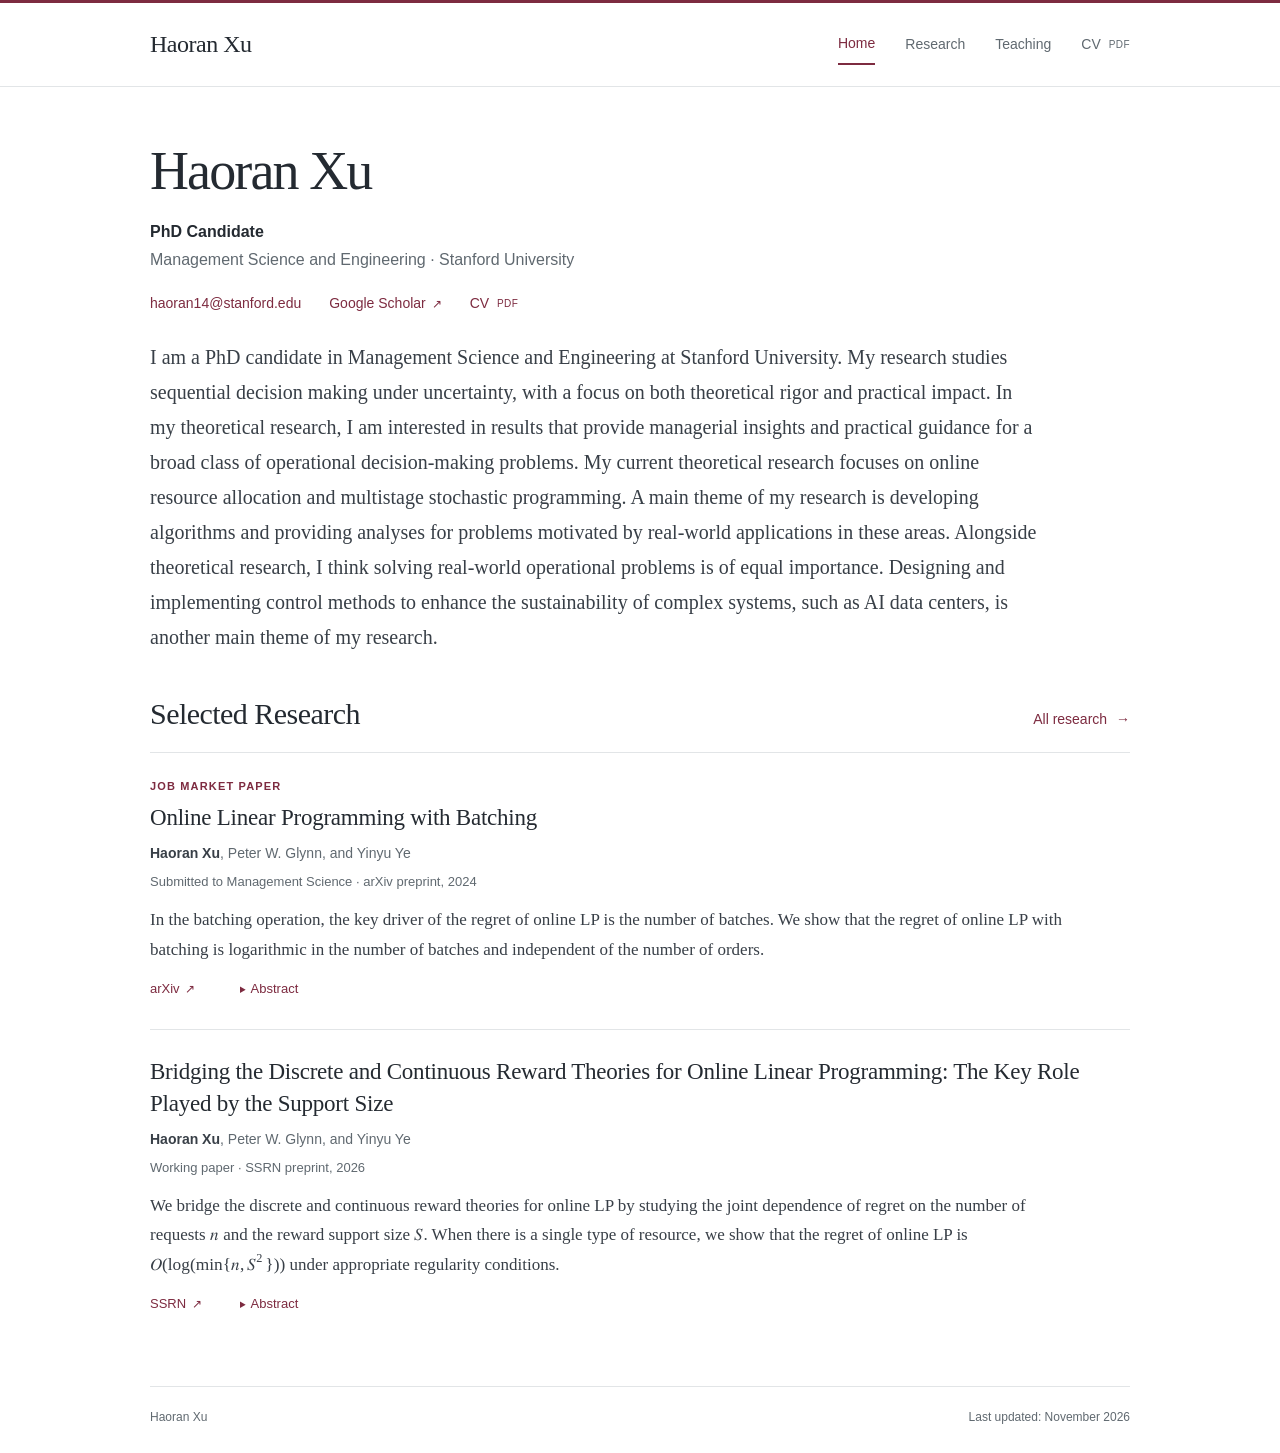
<file: index.html>
<!doctype html>
<html lang="en">
<head>
  <meta charset="utf-8">
  <meta name="viewport" content="width=device-width, initial-scale=1">
  <meta name="description" content="I am a PhD candidate in Management Science and Engineering at Stanford University. My research studies sequential decision making under uncertainty, with a focus on both theoretical rigor and practical impact.">
  <meta name="author" content="Haoran Xu">
  <meta name="theme-color" content="#7d2b40">
  <meta name="color-scheme" content="light">
  <meta property="og:type" content="website">
  <meta property="og:title" content="Haoran Xu | Stanford University">
  <meta property="og:description" content="I am a PhD candidate in Management Science and Engineering at Stanford University. My research studies sequential decision making under uncertainty, with a focus on both theoretical rigor and practical impact.">
  <title>Haoran Xu | Stanford University</title>
  <link rel="icon" href="assets/favicon.svg" type="image/svg+xml">
  <link rel="stylesheet" href="style.css">
</head>
<body class="home-page">
  <a class="skip-link" href="#main">Skip to content</a>
  <header class="site-header">
    <div class="header-inner">
      <a class="site-name" href="index.html">Haoran Xu</a>
      <nav class="site-nav" aria-label="Main navigation">
        <a href="index.html" aria-current="page">Home</a>
        <a href="research.html">Research</a>
        <a href="teaching.html">Teaching</a>
        <a href="files/Haoran_Xu_CV.pdf" target="_blank" rel="noopener" aria-label="CV PDF, opens in a new tab">CV <span class="pdf-tag">PDF</span></a>
      </nav>
    </div>
  </header>
  <main id="main" class="site-main" tabindex="-1">
    <section class="hero" aria-labelledby="home-title">
      <div class="hero-copy">
        <h1 id="home-title">Haoran Xu</h1>
        <p class="affiliation"><span class="position">PhD Candidate</span><br>
          Management Science and Engineering · Stanford University</p>
        <div class="contact-links" aria-label="Contact and profile links">
          <a href="mailto:haoran14@stanford.edu">haoran14@stanford.edu</a>
          <a href="https://scholar.google.com/citations?user=--bchzoAAAAJ&amp;hl=en&amp;oi=ao" target="_blank" rel="noopener noreferrer">Google Scholar <span class="external-mark" aria-hidden="true">↗</span></a>
          <a href="files/Haoran_Xu_CV.pdf" target="_blank" rel="noopener" aria-label="Curriculum Vitae PDF, opens in a new tab">CV <span class="pdf-tag">PDF</span></a>
        </div>
        <p class="intro">I am a PhD candidate in Management Science and Engineering at Stanford University. My research studies sequential decision making under uncertainty, with a focus on both theoretical rigor and practical impact. In my theoretical research, I am interested in results that provide managerial insights and practical guidance for a broad class of operational decision-making problems. My current theoretical research focuses on online resource allocation and multistage stochastic programming. A main theme of my research is developing algorithms and providing analyses for problems motivated by real-world applications in these areas. Alongside theoretical research, I think solving real-world operational problems is of equal importance. Designing and implementing control methods to enhance the sustainability of complex systems, such as AI data centers, is another main theme of my research.</p>
      </div>
    </section>
    <section class="selected-research" aria-labelledby="selected-title">
      <div class="section-heading">
        <h2 id="selected-title">Selected Research</h2>
        <a class="all-research" href="research.html">All research <span aria-hidden="true">→</span></a>
      </div>
      <article class="paper" id="batching" aria-labelledby="batching-title">
  <p class="paper-badge">Job Market Paper</p>
<h3 id="batching-title"><a class="paper-title-link" href="https://arxiv.org/abs/2408.00310" target="_blank" rel="noopener noreferrer">Online Linear Programming with Batching</a></h3>
  <p class="paper-authors"><span class="author-self">Haoran Xu</span>, Peter W. Glynn, and Yinyu Ye</p>
  <p class="paper-status">Submitted to Management Science · arXiv preprint, 2024</p>
  <p class="paper-description">In the batching operation, the key driver of the regret of online LP is the number of batches. We show that the regret of online LP with batching is logarithmic in the number of batches and independent of the number of orders.</p>
<div class="paper-controls">
    <p class="paper-links"><a href="https://arxiv.org/abs/2408.00310" target="_blank" rel="noopener noreferrer" aria-label="arXiv page for Online Linear Programming with Batching">arXiv <span class="external-mark" aria-hidden="true">↗</span></a></p>
    <details class="abstract">
      <summary>Abstract<span class="sr-only"> for Online Linear Programming with Batching</span></summary>
      <div class="abstract-content">
        <p>We study Online Linear Programming (OLP) with batching. The planning horizon is cut into <math xmlns="http://www.w3.org/1998/Math/MathML" display="inline" aria-label="K" data-tex="K"><mrow><mi>K</mi></mrow></math> batches, and decisions on orders can be delayed to the end of their associated batch. The ability to delay decisions improves operational performance, as measured by regret. We study two questions: (1) What is a lower bound on the regret as a function of <math xmlns="http://www.w3.org/1998/Math/MathML" display="inline" aria-label="K" data-tex="K"><mrow><mi>K</mi></mrow></math> and the length of the planning horizon? (2) Which algorithms can achieve this regret lower bound? This paper analyzes these questions when the distribution of the reward has a continuous support. We provide an <math xmlns="http://www.w3.org/1998/Math/MathML" display="inline" aria-label="Omega of log K" data-tex="\Omega(\log K)"><mrow><mi mathvariant="normal">Ω</mi><mo stretchy="false" lspace="0" rspace="0">(</mo><mi mathvariant="normal">log</mi><mo>&#x2061;</mo><mi>K</mi><mo stretchy="false" lspace="0" rspace="0">)</mo></mrow></math> regret lower bound in the single-resource case, and we provide pricing algorithms having an <math xmlns="http://www.w3.org/1998/Math/MathML" display="inline" aria-label="Big O of log K" data-tex="O(\log K)"><mrow><mi>O</mi><mo stretchy="false" lspace="0" rspace="0">(</mo><mi mathvariant="normal">log</mi><mo>&#x2061;</mo><mi>K</mi><mo stretchy="false" lspace="0" rspace="0">)</mo></mrow></math> regret in the setting with Poisson arrivals and multiple types of resources. All the algorithms update the prices at most <math xmlns="http://www.w3.org/1998/Math/MathML" display="inline" aria-label="K" data-tex="K"><mrow><mi>K</mi></mrow></math> times and only delay orders of the first and the last batches. All the regret bounds are independent of the length of the planning horizon. Finally, we study a more realistic large support setting where the number of distinct order types is finite but scales with the total number of orders. We prove that our <math xmlns="http://www.w3.org/1998/Math/MathML" display="inline" aria-label="Theta of log K" data-tex="\Theta(\log K)"><mrow><mi mathvariant="normal">Θ</mi><mo stretchy="false" lspace="0" rspace="0">(</mo><mi mathvariant="normal">log</mi><mo>&#x2061;</mo><mi>K</mi><mo stretchy="false" lspace="0" rspace="0">)</mo></mrow></math> bounds still hold for the batching operation of a multisecretary problem with discretized uniform rewards in this large support setting, provided the support grows fast enough. This suggests that the continuous support setting that is the paper’s focus serves as a useful theoretical surrogate for the more realistic large finite support setting.</p>
      </div>
    </details>
  </div>
</article>
      <article class="paper" id="bridging" aria-labelledby="bridging-title">
  <h3 id="bridging-title"><a class="paper-title-link" href="https://ssrn.com/abstract=7526320" target="_blank" rel="noopener noreferrer">Bridging the Discrete and Continuous Reward Theories for Online Linear Programming: The Key Role Played by the Support Size</a></h3>
  <p class="paper-authors"><span class="author-self">Haoran Xu</span>, Peter W. Glynn, and Yinyu Ye</p>
  <p class="paper-status">Working paper · SSRN preprint, 2026</p>
  <p class="paper-description">We bridge the discrete and continuous reward theories for online LP by studying the joint dependence of regret on the number of requests <math xmlns="http://www.w3.org/1998/Math/MathML" display="inline" aria-label="n" data-tex="n"><mrow><mi>n</mi></mrow></math> and the reward support size <math xmlns="http://www.w3.org/1998/Math/MathML" display="inline" aria-label="S" data-tex="S"><mrow><mi>S</mi></mrow></math>. When there is a single type of resource, we show that the regret of online LP is <math xmlns="http://www.w3.org/1998/Math/MathML" display="inline" aria-label="Big O of log of minimum of n and S squared" data-tex="O(\log(\min\{n,S^2\}))"><mrow><mi>O</mi><mo stretchy="false" lspace="0" rspace="0">(</mo><mi mathvariant="normal">log</mi><mo>&#x2061;</mo><mo stretchy="false" lspace="0" rspace="0">(</mo><mi mathvariant="normal">min</mi><mo>&#x2061;</mo><mo stretchy="false" lspace="0" rspace="0">{</mo><mi>n</mi><mo>,</mo><msup><mi>S</mi><mn>2</mn></msup><mo stretchy="false" lspace="0" rspace="0">}</mo><mo stretchy="false" lspace="0" rspace="0">)</mo><mo stretchy="false" lspace="0" rspace="0">)</mo></mrow></math> under appropriate regularity conditions.</p>
<div class="paper-controls">
    <p class="paper-links"><a href="https://ssrn.com/abstract=7526320" target="_blank" rel="noopener noreferrer" aria-label="SSRN page for Bridging the Discrete and Continuous Reward Theories for Online Linear Programming: The Key Role Played by the Support Size">SSRN <span class="external-mark" aria-hidden="true">↗</span></a></p>
    <details class="abstract">
      <summary>Abstract<span class="sr-only"> for Bridging the Discrete and Continuous Reward Theories for Online Linear Programming: The Key Role Played by the Support Size</span></summary>
      <div class="abstract-content">
        <p>Existing finite support theory for online linear programming gives regret bounds independent of the number of requests but typically polynomial in the reward support size. On the other hand, continuous support theory establishes that the regret is logarithmic in the number of requests. Given the quite different regret behaviors in these two settings, it is natural to study the intermediate regime, where both the number of requests <math xmlns="http://www.w3.org/1998/Math/MathML" display="inline" aria-label="n" data-tex="n"><mrow><mi>n</mi></mrow></math> and the reward-support size <math xmlns="http://www.w3.org/1998/Math/MathML" display="inline" aria-label="S" data-tex="S"><mrow><mi>S</mi></mrow></math> are large but finite. This regime is also important at a practical level, as it describes settings in which the number of customer types and number of requests are both large. We consider the single resource problem with independent and identically distributed requests from a known distribution. Under appropriate regularity conditions, we prove an <math xmlns="http://www.w3.org/1998/Math/MathML" display="inline" aria-label="Big O of log of min of n and S squared, plus 1 over pi sub min" data-tex="O(\log(\min\{n,S^2\})+1/\pi_{\min})"><mrow><mi>O</mi><mo stretchy="false" lspace="0" rspace="0">(</mo><mi mathvariant="normal">log</mi><mo>&#x2061;</mo><mo stretchy="false" lspace="0" rspace="0">(</mo><mi mathvariant="normal">min</mi><mo>&#x2061;</mo><mo stretchy="false" lspace="0" rspace="0">{</mo><mi>n</mi><mo>,</mo><msup><mi>S</mi><mn>2</mn></msup><mo stretchy="false" lspace="0" rspace="0">}</mo><mo stretchy="false" lspace="0" rspace="0">)</mo><mo>+</mo><mn>1</mn><mo>/</mo><msub><mi>π</mi><mi mathvariant="normal">min</mi></msub><mo stretchy="false" lspace="0" rspace="0">)</mo></mrow></math> regret bound for the Fluid Bayes Selector algorithm, where <math xmlns="http://www.w3.org/1998/Math/MathML" display="inline" aria-label="pi sub min" data-tex="\pi_{\min}"><mrow><msub><mi>π</mi><mi mathvariant="normal">min</mi></msub></mrow></math> denotes the smallest point mass in the marginal distribution of resource consumption. This bound requires no nondegeneracy assumption on the finite support fluid LP. Under additional conditions, every feasible policy incurs <math xmlns="http://www.w3.org/1998/Math/MathML" display="inline" aria-label="Omega of log of min of n and S squared" data-tex="\Omega(\log(\min\{n,S^2\}))"><mrow><mi mathvariant="normal">Ω</mi><mo stretchy="false" lspace="0" rspace="0">(</mo><mi mathvariant="normal">log</mi><mo>&#x2061;</mo><mo stretchy="false" lspace="0" rspace="0">(</mo><mi mathvariant="normal">min</mi><mo>&#x2061;</mo><mo stretchy="false" lspace="0" rspace="0">{</mo><mi>n</mi><mo>,</mo><msup><mi>S</mi><mn>2</mn></msup><mo stretchy="false" lspace="0" rspace="0">}</mo><mo stretchy="false" lspace="0" rspace="0">)</mo><mo stretchy="false" lspace="0" rspace="0">)</mo></mrow></math> regret. We construct two sequences of instances to show that the <math xmlns="http://www.w3.org/1998/Math/MathML" display="inline" aria-label="1 over pi sub min" data-tex="1/\pi_{\min}"><mrow><mn>1</mn><mo>/</mo><msub><mi>π</mi><mi mathvariant="normal">min</mi></msub></mrow></math> term is necessary in the worst case but not for every instance. For the multisecretary problem, exact asymptotics under additional smoothness and polynomial support growth establish <math xmlns="http://www.w3.org/1998/Math/MathML" display="inline" aria-label="square root of n" data-tex="\sqrt{n}"><mrow><msqrt><mi>n</mi></msqrt></mrow></math> as the exact support size scale at which continuous support theory correctly predicts the leading order term of regret of the large support regime. These results quantify the transition between finite and continuous support regret behavior, and clarify the impact of support size on regret.</p>
      </div>
    </details>
  </div>
</article>
    </section>
  </main>
  <footer class="site-footer">
    <div class="footer-inner">
      <span>Haoran Xu</span>
      <span>Last updated: November 2026</span>
    </div>
  </footer>
</body>
</html>
</file>
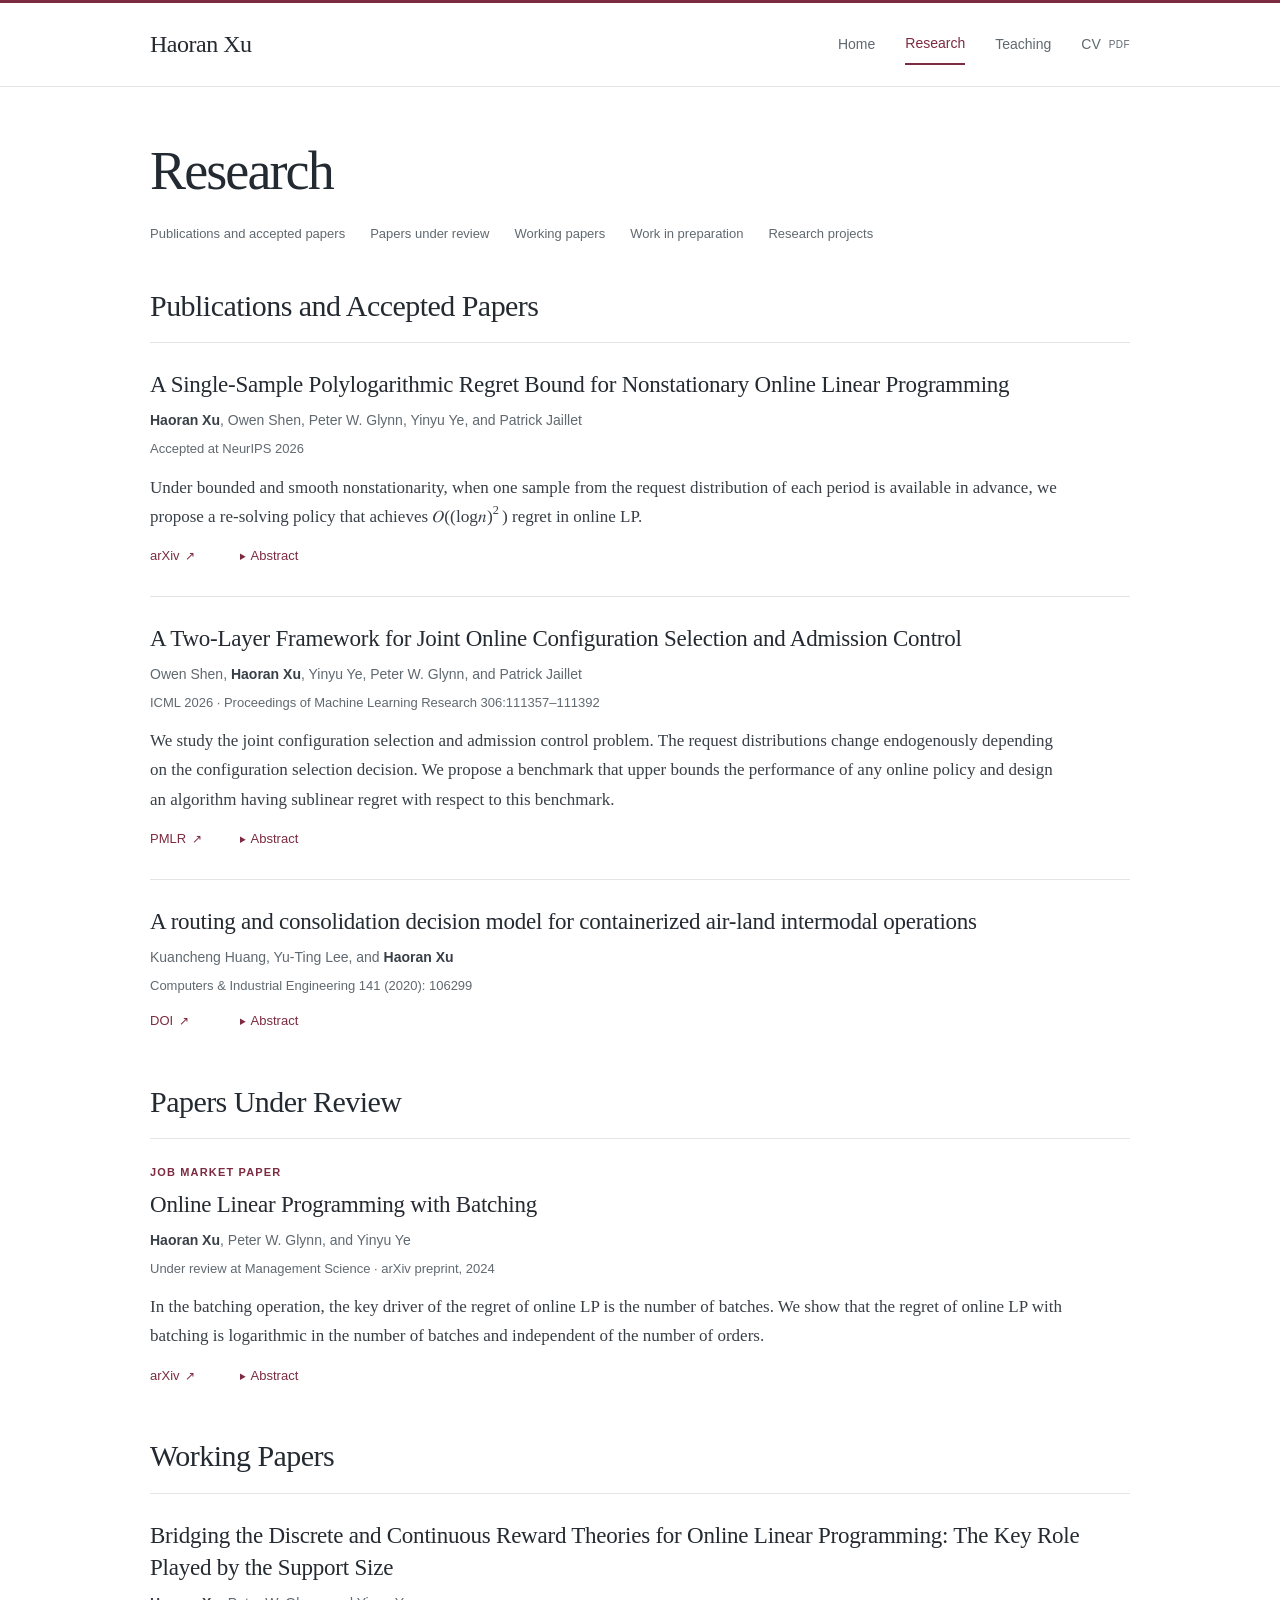
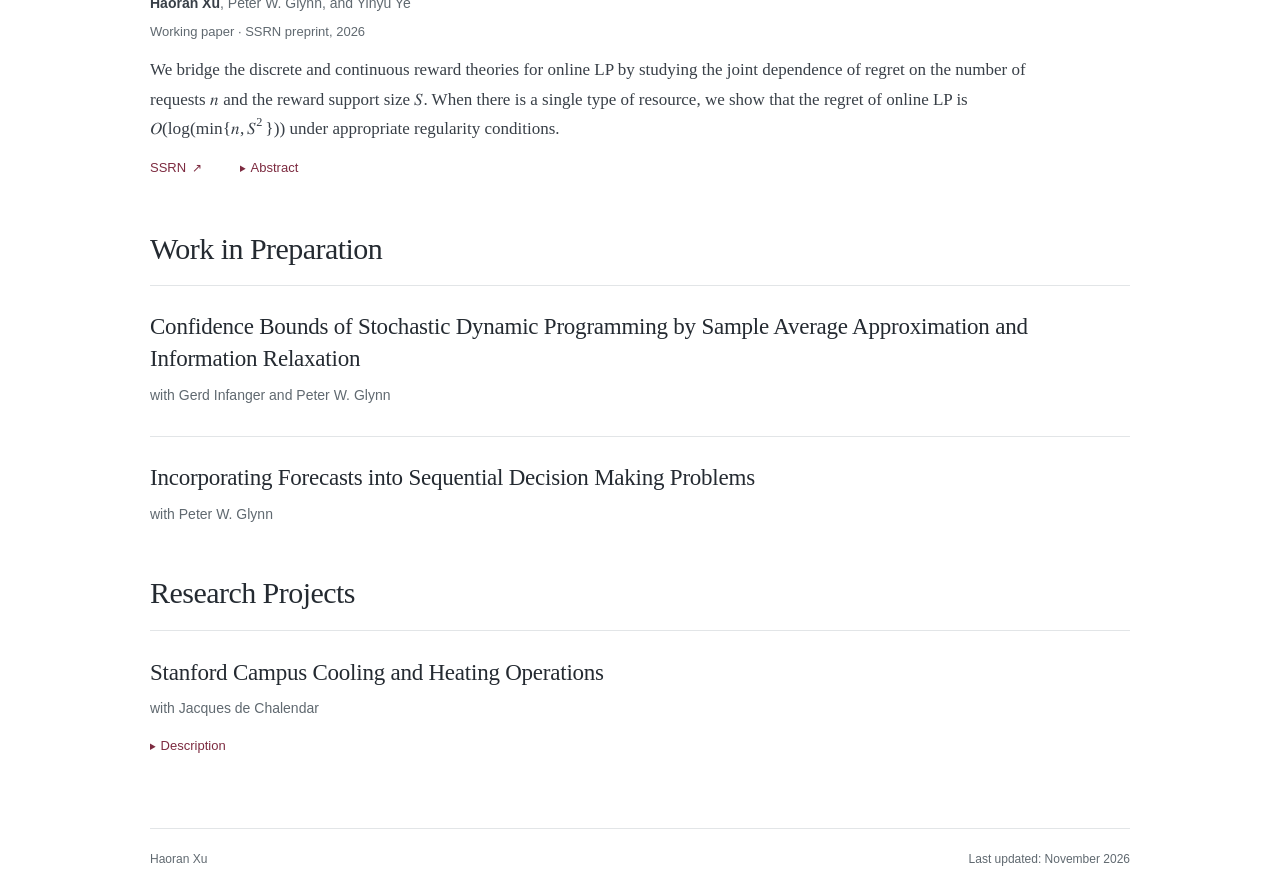
<file: research.html>
<!doctype html>
<html lang="en">
<head>
  <meta charset="utf-8">
  <meta name="viewport" content="width=device-width, initial-scale=1">
  <meta name="description" content="Research papers and projects by Haoran Xu, PhD candidate in Management Science and Engineering at Stanford University.">
  <meta name="author" content="Haoran Xu">
  <meta name="theme-color" content="#7d2b40">
  <meta name="color-scheme" content="light">
  <meta property="og:type" content="website">
  <meta property="og:title" content="Research | Haoran Xu">
  <meta property="og:description" content="Research papers and projects by Haoran Xu, PhD candidate in Management Science and Engineering at Stanford University.">
  <title>Research | Haoran Xu</title>
  <link rel="icon" href="assets/favicon.svg" type="image/svg+xml">
  <link rel="stylesheet" href="style.css">
</head>
<body class="research-page">
  <a class="skip-link" href="#main">Skip to content</a>
  <header class="site-header">
    <div class="header-inner">
      <a class="site-name" href="index.html">Haoran Xu</a>
      <nav class="site-nav" aria-label="Main navigation">
        <a href="index.html">Home</a>
        <a href="research.html" aria-current="page">Research</a>
        <a href="teaching.html">Teaching</a>
        <a href="files/Haoran_Xu_CV.pdf" target="_blank" rel="noopener" aria-label="CV PDF, opens in a new tab">CV <span class="pdf-tag">PDF</span></a>
      </nav>
    </div>
  </header>
  <main id="main" class="site-main" tabindex="-1">
    <header class="page-intro">
      <h1>Research</h1>
      <nav class="section-nav" aria-label="Research sections">
        <a href="#publications">Publications and accepted papers</a>
        <a href="#under-review">Papers under review</a>
        <a href="#working-papers">Working papers</a>
        <a href="#in-preparation">Work in preparation</a>
        <a href="#projects">Research projects</a>
      </nav>
    </header>
    <section class="research-section" id="publications" aria-labelledby="publications-title">
      <h2 id="publications-title">Publications and Accepted Papers</h2>
      <article class="paper" id="single-sample" aria-labelledby="single-sample-title">
  <h3 id="single-sample-title"><a class="paper-title-link" href="https://arxiv.org/abs/2603.14673" target="_blank" rel="noopener noreferrer">A Single-Sample Polylogarithmic Regret Bound for Nonstationary Online Linear Programming</a></h3>
  <p class="paper-authors"><span class="author-self">Haoran Xu</span>, Owen Shen, Peter W. Glynn, Yinyu Ye, and Patrick Jaillet</p>
  <p class="paper-status">Accepted at NeurIPS 2026</p>
  <p class="paper-description">Under bounded and smooth nonstationarity, when one sample from the request distribution of each period is available in advance, we propose a re-solving policy that achieves <math xmlns="http://www.w3.org/1998/Math/MathML" display="inline" aria-label="Big O of log n squared" data-tex="O((\log n)^2)"><mrow><mi>O</mi><mo stretchy="false" lspace="0" rspace="0">(</mo><msup><mrow><mo stretchy="false" lspace="0" rspace="0">(</mo><mi mathvariant="normal">log</mi><mo>&#x2061;</mo><mi>n</mi><mo stretchy="false" lspace="0" rspace="0">)</mo></mrow><mn>2</mn></msup><mo stretchy="false" lspace="0" rspace="0">)</mo></mrow></math> regret in online LP.</p>
  <div class="paper-controls">
    <p class="paper-links"><a href="https://arxiv.org/abs/2603.14673" target="_blank" rel="noopener noreferrer" aria-label="arXiv page for A Single-Sample Polylogarithmic Regret Bound for Nonstationary Online Linear Programming">arXiv <span class="external-mark" aria-hidden="true">↗</span></a></p>
    <details class="abstract">
      <summary>Abstract<span class="sr-only"> for A Single-Sample Polylogarithmic Regret Bound for Nonstationary Online Linear Programming</span></summary>
      <div class="abstract-content">
        <p>We study nonstationary Online Linear Programming (OLP), where <math xmlns="http://www.w3.org/1998/Math/MathML" display="inline" aria-label="n" data-tex="n"><mrow><mi>n</mi></mrow></math> orders arrive sequentially with reward-resource consumption pairs that form a sequence of independent, but not necessarily identically distributed, random vectors. At the beginning of the planning horizon, the decision-maker is provided with a resource endowment that is sufficient to fulfill a significant portion of the requests. The decision-maker seeks to maximize the expected total reward by making immediate and irrevocable acceptance or rejection decisions for each order, subject to this resource endowment. We focus on the challenging single-sample setting, where only one sample from each of the <math xmlns="http://www.w3.org/1998/Math/MathML" display="inline" aria-label="n" data-tex="n"><mrow><mi>n</mi></mrow></math> distributions is available at the start of the planning horizon.</p>
<p>We propose a novel re-solving algorithm that integrates a dynamic programming perspective with the dual-based frameworks traditionally employed in stationary environments. In the large-resource regime, where the resource endowment scales linearly with the number of orders, we prove that our algorithm achieves <math xmlns="http://www.w3.org/1998/Math/MathML" display="inline" aria-label="Big O of log n squared" data-tex="O((\log n)^2)"><mrow><mi>O</mi><mo stretchy="false" lspace="0" rspace="0">(</mo><msup><mrow><mo stretchy="false" lspace="0" rspace="0">(</mo><mi mathvariant="normal">log</mi><mo>&#x2061;</mo><mi>n</mi><mo stretchy="false" lspace="0" rspace="0">)</mo></mrow><mn>2</mn></msup><mo stretchy="false" lspace="0" rspace="0">)</mo></mrow></math> regret across a broad class of nonstationary distribution sequences. Our results demonstrate that polylogarithmic regret is attainable even under significant environmental shifts and minimal data availability, bridging the gap between stationary OLP and more volatile real-world resource allocation problems.</p>
      </div>
    </details>
  </div>
</article>
      <article class="paper" id="configuration" aria-labelledby="configuration-title">
  <h3 id="configuration-title"><a class="paper-title-link" href="https://proceedings.mlr.press/v306/shen26x.html" target="_blank" rel="noopener noreferrer">A Two-Layer Framework for Joint Online Configuration Selection and Admission Control</a></h3>
  <p class="paper-authors">Owen Shen, <span class="author-self">Haoran Xu</span>, Yinyu Ye, Peter W. Glynn, and Patrick Jaillet</p>
  <p class="paper-status">ICML 2026 · Proceedings of Machine Learning Research 306:111357–111392</p>
  <p class="paper-description">We study the joint configuration selection and admission control problem. The request distributions change endogenously depending on the configuration selection decision. We propose a benchmark that upper bounds the performance of any online policy and design an algorithm having sublinear regret with respect to this benchmark.</p>
  <div class="paper-controls">
    <p class="paper-links"><a href="https://proceedings.mlr.press/v306/shen26x.html" target="_blank" rel="noopener noreferrer" aria-label="PMLR page for A Two-Layer Framework for Joint Online Configuration Selection and Admission Control">PMLR <span class="external-mark" aria-hidden="true">↗</span></a></p>
    <details class="abstract">
      <summary>Abstract<span class="sr-only"> for A Two-Layer Framework for Joint Online Configuration Selection and Admission Control</span></summary>
      <div class="abstract-content">
        <p>We study online configuration selection with admission control problem, which arises in LLM serving, GPU scheduling, and revenue management. In a planning horizon with <math xmlns="http://www.w3.org/1998/Math/MathML" display="inline" aria-label="T" data-tex="T"><mrow><mi>T</mi></mrow></math> periods, we consider a two-layer framework for the decisions made within each time period. In the first layer, the decision maker selects one of the <math xmlns="http://www.w3.org/1998/Math/MathML" display="inline" aria-label="K" data-tex="K"><mrow><mi>K</mi></mrow></math> configurations (ex. quantization, parallelism, fare class) which induces distribution over the reward-resource pair of the incoming request. In the second layer, the decision maker observes the request and then decides whether to accept it or not. Benchmarking this framework requires care. We introduce a switching-aware fluid oracle that accounts for the value of mixing configurations over time, provably upper-bounding any online policy. We derive a max-min formulation for evaluating the benchmark, and we characterize saddle points of the max-min problem via primal-dual optimality conditions linking equilibrium, feasibility, and complementarity. This guides the design of SP-UCB–OLP algorithm, which solves an optimistic saddle point problem and achieves <math xmlns="http://www.w3.org/1998/Math/MathML" display="inline" aria-label="O tilde of square root of K T" data-tex="\tilde{O}(\sqrt{KT})"><mrow><mover accent="true"><mi>O</mi><mo stretchy="false">~</mo></mover><mo stretchy="false" lspace="0" rspace="0">(</mo><msqrt><mi>K</mi><mi>T</mi></msqrt><mo stretchy="false" lspace="0" rspace="0">)</mo></mrow></math> regret.</p>
      </div>
    </details>
  </div>
</article>
      <article class="paper" id="intermodal" aria-labelledby="intermodal-title">
  <h3 id="intermodal-title"><a class="paper-title-link" href="https://doi.org/10.1016/j.cie.2020.106299" target="_blank" rel="noopener noreferrer">A routing and consolidation decision model for containerized air-land intermodal operations</a></h3>
  <p class="paper-authors">Kuancheng Huang, Yu-Ting Lee, and <span class="author-self">Haoran Xu</span></p>
  <p class="paper-status">Computers &amp; Industrial Engineering 141 (2020): 106299</p>
  <div class="paper-controls">
    <p class="paper-links"><a href="https://doi.org/10.1016/j.cie.2020.106299" target="_blank" rel="noopener noreferrer" aria-label="DOI page for A routing and consolidation decision model for containerized air-land intermodal operations">DOI <span class="external-mark" aria-hidden="true">↗</span></a></p>
    <details class="abstract">
      <summary>Abstract<span class="sr-only"> for A routing and consolidation decision model for containerized air-land intermodal operations</span></summary>
      <div class="abstract-content">
        <p>The study aims to provide the decision support for airfreight forwarders regarding the air-land intermodal operation, for which shipments are transported to gateway airports by air transportation and then delivered to final destinations by trucking service. A mixed integer programming model has been formulated to tackle the integrated routing and consolidation decision, given the various types of air containers. This study has designed an approximate solution algorithm based on Lagrangian Relaxation. In the numerical experiment, the solution algorithm can achieve an objective function value very close to optimality or the Lagrangian lower bound within an acceptable computation time.</p>
      </div>
    </details>
  </div>
</article>
    </section>
    <section class="research-section" id="under-review" aria-labelledby="under-review-title">
      <h2 id="under-review-title">Papers Under Review</h2>
      <article class="paper" id="batching" aria-labelledby="batching-title">
  <p class="paper-badge">Job Market Paper</p>
<h3 id="batching-title"><a class="paper-title-link" href="https://arxiv.org/abs/2408.00310" target="_blank" rel="noopener noreferrer">Online Linear Programming with Batching</a></h3>
  <p class="paper-authors"><span class="author-self">Haoran Xu</span>, Peter W. Glynn, and Yinyu Ye</p>
  <p class="paper-status">Under review at Management Science · arXiv preprint, 2024</p>
  <p class="paper-description">In the batching operation, the key driver of the regret of online LP is the number of batches. We show that the regret of online LP with batching is logarithmic in the number of batches and independent of the number of orders.</p>
  <div class="paper-controls">
    <p class="paper-links"><a href="https://arxiv.org/abs/2408.00310" target="_blank" rel="noopener noreferrer" aria-label="arXiv page for Online Linear Programming with Batching">arXiv <span class="external-mark" aria-hidden="true">↗</span></a></p>
    <details class="abstract">
      <summary>Abstract<span class="sr-only"> for Online Linear Programming with Batching</span></summary>
      <div class="abstract-content">
        <p>We study Online Linear Programming (OLP) with batching. The planning horizon is cut into <math xmlns="http://www.w3.org/1998/Math/MathML" display="inline" aria-label="K" data-tex="K"><mrow><mi>K</mi></mrow></math> batches, and decisions on orders can be delayed to the end of their associated batch. The ability to delay decisions improves operational performance, as measured by regret. We study two questions: (1) What is a lower bound on the regret as a function of <math xmlns="http://www.w3.org/1998/Math/MathML" display="inline" aria-label="K" data-tex="K"><mrow><mi>K</mi></mrow></math> and the length of the planning horizon? (2) Which algorithms can achieve this regret lower bound? This paper analyzes these questions when the distribution of the reward has a continuous support. We provide an <math xmlns="http://www.w3.org/1998/Math/MathML" display="inline" aria-label="Omega of log K" data-tex="\Omega(\log K)"><mrow><mi mathvariant="normal">Ω</mi><mo stretchy="false" lspace="0" rspace="0">(</mo><mi mathvariant="normal">log</mi><mo>&#x2061;</mo><mi>K</mi><mo stretchy="false" lspace="0" rspace="0">)</mo></mrow></math> regret lower bound in the single-resource case, and we provide pricing algorithms having an <math xmlns="http://www.w3.org/1998/Math/MathML" display="inline" aria-label="Big O of log K" data-tex="O(\log K)"><mrow><mi>O</mi><mo stretchy="false" lspace="0" rspace="0">(</mo><mi mathvariant="normal">log</mi><mo>&#x2061;</mo><mi>K</mi><mo stretchy="false" lspace="0" rspace="0">)</mo></mrow></math> regret in the setting with Poisson arrivals and multiple types of resources. All the algorithms update the prices at most <math xmlns="http://www.w3.org/1998/Math/MathML" display="inline" aria-label="K" data-tex="K"><mrow><mi>K</mi></mrow></math> times and only delay orders of the first and the last batches. All the regret bounds are independent of the length of the planning horizon. Finally, we study a more realistic large support setting where the number of distinct order types is finite but scales with the total number of orders. We prove that our <math xmlns="http://www.w3.org/1998/Math/MathML" display="inline" aria-label="Theta of log K" data-tex="\Theta(\log K)"><mrow><mi mathvariant="normal">Θ</mi><mo stretchy="false" lspace="0" rspace="0">(</mo><mi mathvariant="normal">log</mi><mo>&#x2061;</mo><mi>K</mi><mo stretchy="false" lspace="0" rspace="0">)</mo></mrow></math> bounds still hold for the batching operation of a multisecretary problem with discretized uniform rewards in this large support setting, provided the support grows fast enough. This suggests that the continuous support setting that is the paper’s focus serves as a useful theoretical surrogate for the more realistic large finite support setting.</p>
      </div>
    </details>
  </div>
</article>
    </section>
    <section class="research-section" id="working-papers" aria-labelledby="working-title">
      <h2 id="working-title">Working Papers</h2>
      <article class="paper" id="bridging" aria-labelledby="bridging-title">
  <h3 id="bridging-title"><a class="paper-title-link" href="https://ssrn.com/abstract=7526320" target="_blank" rel="noopener noreferrer">Bridging the Discrete and Continuous Reward Theories for Online Linear Programming: The Key Role Played by the Support Size</a></h3>
  <p class="paper-authors"><span class="author-self">Haoran Xu</span>, Peter W. Glynn, and Yinyu Ye</p>
  <p class="paper-status">Working paper · SSRN preprint, 2026</p>
  <p class="paper-description">We bridge the discrete and continuous reward theories for online LP by studying the joint dependence of regret on the number of requests <math xmlns="http://www.w3.org/1998/Math/MathML" display="inline" aria-label="n" data-tex="n"><mrow><mi>n</mi></mrow></math> and the reward support size <math xmlns="http://www.w3.org/1998/Math/MathML" display="inline" aria-label="S" data-tex="S"><mrow><mi>S</mi></mrow></math>. When there is a single type of resource, we show that the regret of online LP is <math xmlns="http://www.w3.org/1998/Math/MathML" display="inline" aria-label="Big O of log of minimum of n and S squared" data-tex="O(\log(\min\{n,S^2\}))"><mrow><mi>O</mi><mo stretchy="false" lspace="0" rspace="0">(</mo><mi mathvariant="normal">log</mi><mo>&#x2061;</mo><mo stretchy="false" lspace="0" rspace="0">(</mo><mi mathvariant="normal">min</mi><mo>&#x2061;</mo><mo stretchy="false" lspace="0" rspace="0">{</mo><mi>n</mi><mo>,</mo><msup><mi>S</mi><mn>2</mn></msup><mo stretchy="false" lspace="0" rspace="0">}</mo><mo stretchy="false" lspace="0" rspace="0">)</mo><mo stretchy="false" lspace="0" rspace="0">)</mo></mrow></math> under appropriate regularity conditions.</p>
  <div class="paper-controls">
    <p class="paper-links"><a href="https://ssrn.com/abstract=7526320" target="_blank" rel="noopener noreferrer" aria-label="SSRN page for Bridging the Discrete and Continuous Reward Theories for Online Linear Programming: The Key Role Played by the Support Size">SSRN <span class="external-mark" aria-hidden="true">↗</span></a></p>
    <details class="abstract">
      <summary>Abstract<span class="sr-only"> for Bridging the Discrete and Continuous Reward Theories for Online Linear Programming: The Key Role Played by the Support Size</span></summary>
      <div class="abstract-content">
        <p>Existing finite support theory for online linear programming gives regret bounds independent of the number of requests but typically polynomial in the reward support size. On the other hand, continuous support theory establishes that the regret is logarithmic in the number of requests. Given the quite different regret behaviors in these two settings, it is natural to study the intermediate regime, where both the number of requests <math xmlns="http://www.w3.org/1998/Math/MathML" display="inline" aria-label="n" data-tex="n"><mrow><mi>n</mi></mrow></math> and the reward-support size <math xmlns="http://www.w3.org/1998/Math/MathML" display="inline" aria-label="S" data-tex="S"><mrow><mi>S</mi></mrow></math> are large but finite. This regime is also important at a practical level, as it describes settings in which the number of customer types and number of requests are both large. We consider the single resource problem with independent and identically distributed requests from a known distribution. Under appropriate regularity conditions, we prove an <math xmlns="http://www.w3.org/1998/Math/MathML" display="inline" aria-label="Big O of log of min of n and S squared, plus 1 over pi sub min" data-tex="O(\log(\min\{n,S^2\})+1/\pi_{\min})"><mrow><mi>O</mi><mo stretchy="false" lspace="0" rspace="0">(</mo><mi mathvariant="normal">log</mi><mo>&#x2061;</mo><mo stretchy="false" lspace="0" rspace="0">(</mo><mi mathvariant="normal">min</mi><mo>&#x2061;</mo><mo stretchy="false" lspace="0" rspace="0">{</mo><mi>n</mi><mo>,</mo><msup><mi>S</mi><mn>2</mn></msup><mo stretchy="false" lspace="0" rspace="0">}</mo><mo stretchy="false" lspace="0" rspace="0">)</mo><mo>+</mo><mn>1</mn><mo>/</mo><msub><mi>π</mi><mi mathvariant="normal">min</mi></msub><mo stretchy="false" lspace="0" rspace="0">)</mo></mrow></math> regret bound for the Fluid Bayes Selector algorithm, where <math xmlns="http://www.w3.org/1998/Math/MathML" display="inline" aria-label="pi sub min" data-tex="\pi_{\min}"><mrow><msub><mi>π</mi><mi mathvariant="normal">min</mi></msub></mrow></math> denotes the smallest point mass in the marginal distribution of resource consumption. This bound requires no nondegeneracy assumption on the finite support fluid LP. Under additional conditions, every feasible policy incurs <math xmlns="http://www.w3.org/1998/Math/MathML" display="inline" aria-label="Omega of log of min of n and S squared" data-tex="\Omega(\log(\min\{n,S^2\}))"><mrow><mi mathvariant="normal">Ω</mi><mo stretchy="false" lspace="0" rspace="0">(</mo><mi mathvariant="normal">log</mi><mo>&#x2061;</mo><mo stretchy="false" lspace="0" rspace="0">(</mo><mi mathvariant="normal">min</mi><mo>&#x2061;</mo><mo stretchy="false" lspace="0" rspace="0">{</mo><mi>n</mi><mo>,</mo><msup><mi>S</mi><mn>2</mn></msup><mo stretchy="false" lspace="0" rspace="0">}</mo><mo stretchy="false" lspace="0" rspace="0">)</mo><mo stretchy="false" lspace="0" rspace="0">)</mo></mrow></math> regret. We construct two sequences of instances to show that the <math xmlns="http://www.w3.org/1998/Math/MathML" display="inline" aria-label="1 over pi sub min" data-tex="1/\pi_{\min}"><mrow><mn>1</mn><mo>/</mo><msub><mi>π</mi><mi mathvariant="normal">min</mi></msub></mrow></math> term is necessary in the worst case but not for every instance. For the multisecretary problem, exact asymptotics under additional smoothness and polynomial support growth establish <math xmlns="http://www.w3.org/1998/Math/MathML" display="inline" aria-label="square root of n" data-tex="\sqrt{n}"><mrow><msqrt><mi>n</mi></msqrt></mrow></math> as the exact support size scale at which continuous support theory correctly predicts the leading order term of regret of the large support regime. These results quantify the transition between finite and continuous support regret behavior, and clarify the impact of support size on regret.</p>
      </div>
    </details>
  </div>
</article>
    </section>
    <section class="research-section" id="in-preparation" aria-labelledby="preparation-title">
      <h2 id="preparation-title">Work in Preparation</h2>
      <article class="paper preparation-paper">
        <h3>Confidence Bounds of Stochastic Dynamic Programming by Sample Average Approximation and Information Relaxation</h3>
        <p class="paper-authors">with Gerd Infanger and Peter W. Glynn</p>
      </article>
      <article class="paper preparation-paper">
        <h3>Incorporating Forecasts into Sequential Decision Making Problems</h3>
        <p class="paper-authors">with Peter W. Glynn</p>
      </article>
    </section>
    <section class="research-section" id="projects" aria-labelledby="projects-title">
      <h2 id="projects-title">Research Projects</h2>
      <article class="paper project" id="stanford-cooling-heating">
        <h3>Stanford Campus Cooling and Heating Operations</h3>
        <p class="paper-authors">with Jacques de Chalendar</p>
        <div class="paper-controls">
          <details class="abstract">
            <summary style="margin-left: 0;">Description<span class="sr-only"> of Stanford Campus Cooling and Heating Operations</span></summary>
            <div class="abstract-content">
              <p>This project aims to improve the sustainability of the campus cooling and heating system at Stanford University. A key challenge is uncertainty in cooling and heating demand. Under the existing operating guidelines, maintaining reliable service during extreme weather events may require larger storage facilities, while maintaining larger reserves under normal conditions can increase electricity consumption and carbon dioxide emissions. To address this trade-off between reliability and sustainability, we use models of forecast errors from the literature to characterize the conditional distribution of actual cooling and heating demand given the current forecast, and develop a stochastic model predictive control method that repeatedly solves the remaining control problem using updated forecasts.</p>
            </div>
          </details>
        </div>
      </article>
    </section>
  </main>
  <footer class="site-footer">
    <div class="footer-inner">
      <span>Haoran Xu</span>
      <span>Last updated: November 2026</span>
    </div>
  </footer>
</body>
</html>
</file>
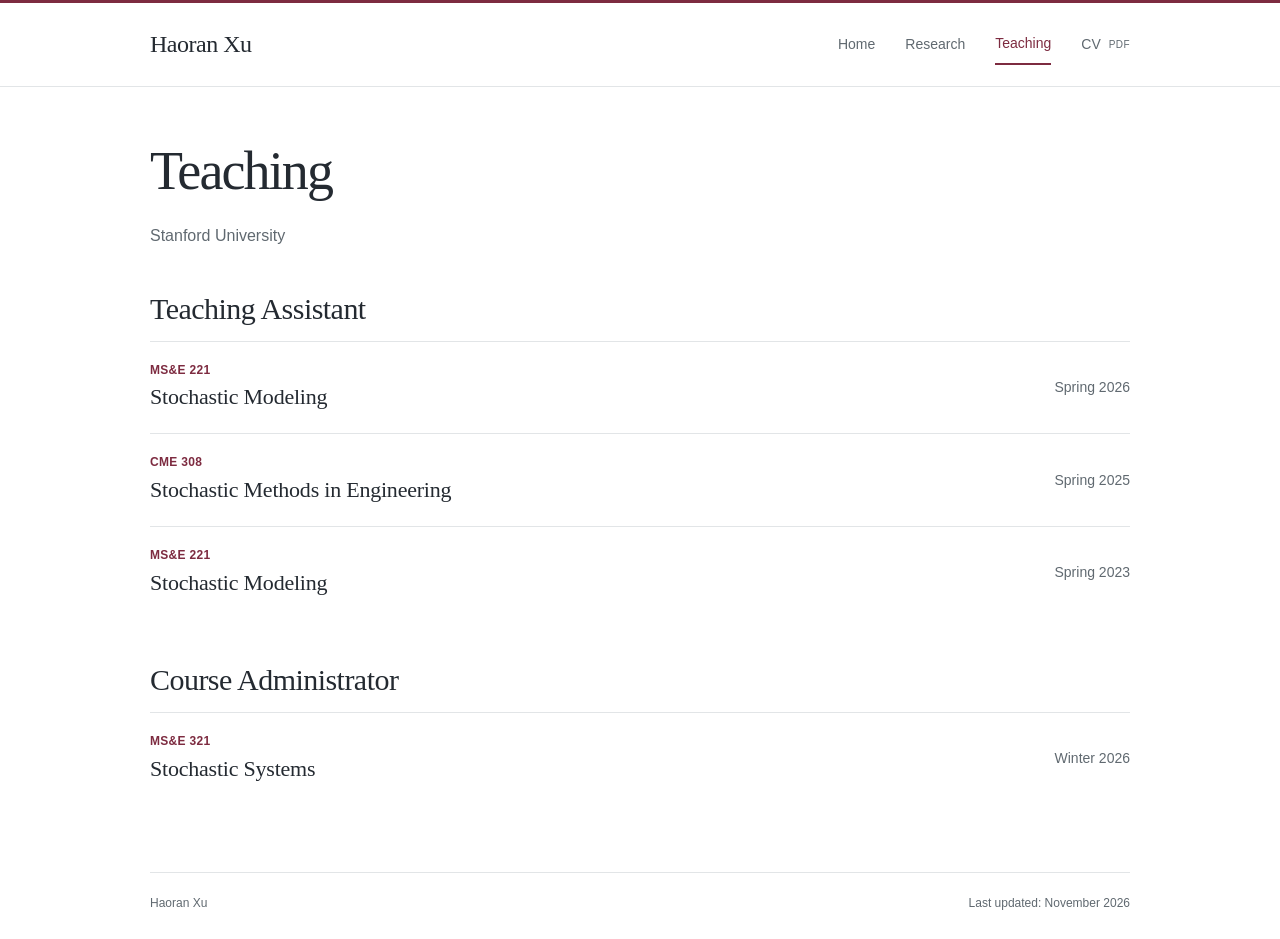
<file: teaching.html>
<!doctype html>
<html lang="en">
<head>
  <meta charset="utf-8">
  <meta name="viewport" content="width=device-width, initial-scale=1">
  <meta name="description" content="Teaching experience of Haoran Xu at Stanford University.">
  <meta name="author" content="Haoran Xu">
  <meta name="theme-color" content="#7d2b40">
  <meta name="color-scheme" content="light">
  <meta property="og:type" content="website">
  <meta property="og:title" content="Teaching | Haoran Xu">
  <meta property="og:description" content="Teaching experience of Haoran Xu at Stanford University.">
  <title>Teaching | Haoran Xu</title>
  <link rel="icon" href="assets/favicon.svg" type="image/svg+xml">
  <link rel="stylesheet" href="style.css">
</head>
<body class="teaching-page">
  <a class="skip-link" href="#main">Skip to content</a>
  <header class="site-header">
    <div class="header-inner">
      <a class="site-name" href="index.html">Haoran Xu</a>
      <nav class="site-nav" aria-label="Main navigation">
        <a href="index.html">Home</a>
        <a href="research.html">Research</a>
        <a href="teaching.html" aria-current="page">Teaching</a>
        <a href="files/Haoran_Xu_CV.pdf" target="_blank" rel="noopener" aria-label="CV PDF, opens in a new tab">CV <span class="pdf-tag">PDF</span></a>
      </nav>
    </div>
  </header>
  <main id="main" class="site-main" tabindex="-1">
    <header class="page-intro">
      <h1>Teaching</h1>
      <p class="page-subtitle">Stanford University</p>
    </header>
    <section class="teaching-section" aria-labelledby="ta-title">
      <h2 id="ta-title">Teaching Assistant</h2>
      <div class="course-list">
        <article class="course">
          <div><p class="course-code">MS&amp;E 221</p><h3>Stochastic Modeling</h3></div>
          <p class="course-term">Spring 2026</p>
        </article>
        <article class="course">
          <div><p class="course-code">CME 308</p><h3>Stochastic Methods in Engineering</h3></div>
          <p class="course-term">Spring 2025</p>
        </article>
        <article class="course">
          <div><p class="course-code">MS&amp;E 221</p><h3>Stochastic Modeling</h3></div>
          <p class="course-term">Spring 2023</p>
        </article>
      </div>
    </section>
    <section class="teaching-section" aria-labelledby="administrator-title">
      <h2 id="administrator-title">Course Administrator</h2>
      <div class="course-list">
        <article class="course">
          <div><p class="course-code">MS&amp;E 321</p><h3>Stochastic Systems</h3></div>
          <p class="course-term">Winter 2026</p>
        </article>
      </div>
    </section>
  </main>
  <footer class="site-footer">
    <div class="footer-inner">
      <span>Haoran Xu</span>
      <span>Last updated: November 2026</span>
    </div>
  </footer>
</body>
</html>
</file>
<file: style.css>
/* Shared presentation. No remote fonts, animations, analytics, or scripts. */
:root {
  --accent: #7d2b40;
  --accent-dark: #59202f;
  --ink: #242a31;
  --text: #383f47;
  --muted: #606970;
  --line: #e2e5e7;
  --soft: #faf9f9;
  --serif: Georgia, "Times New Roman", serif;
  --sans: -apple-system, BlinkMacSystemFont, "Segoe UI", Arial, sans-serif;
  --page-width: 980px;
}
* { box-sizing: border-box; }
html { color-scheme: light; -webkit-text-size-adjust: 100%; }
body {
  margin: 0; background: #fff; color: var(--text);
  font: 18px/1.7 var(--serif);
  min-height: 100vh; display: flex; flex-direction: column;
  -webkit-font-smoothing: antialiased;
}
a { color: var(--accent); text-decoration-thickness: 1px; text-underline-offset: 4px; }
a:hover { color: var(--accent-dark); }
a:focus-visible, summary:focus-visible {
  outline: 2px solid var(--accent); outline-offset: 5px; border-radius: 2px;
}
::selection { background: #f0dee3; color: var(--ink); }
h1,h2,h3,p { margin-top: 0; }
h1,h2,h3 { color: var(--ink); }
h1 { font-size: 54px; line-height: 1.16; letter-spacing: -.035em; font-weight: 400; margin-bottom: 15px; }
h2 { font-size: 30px; line-height: 1.28; letter-spacing: -.018em; font-weight: 400; margin-bottom: 25px; }
h3 { font-size: 23px; line-height: 1.4; letter-spacing: -.01em; font-weight: 400; margin-bottom: 8px; }
p { margin-bottom: 16px; }
.skip-link {
  position: absolute; top: -100px; left: 16px; z-index: 10;
  padding: 10px 14px; background: #fff; font-family: var(--sans);
}
.skip-link:focus { top: 10px; }
.sr-only {
  position: absolute; width: 1px; height: 1px; padding: 0;
  margin: -1px; overflow: hidden; clip: rect(0,0,0,0); white-space: nowrap; border: 0;
}
.site-header { border-top: 3px solid var(--accent); border-bottom: 1px solid var(--line); }
.header-inner {
  width: min(calc(100% - 64px), var(--page-width)); margin: 0 auto;
  min-height: 83px; display: flex; align-items: center;
  justify-content: space-between; gap: 24px;
}
.site-name { font: 24px/1.2 var(--serif); letter-spacing: -.02em; color: var(--ink); text-decoration: none; }
.site-nav { display: flex; align-items: center; gap: 30px; font: 14px/1.3 var(--sans); }
.site-nav a { padding: 10px 0; color: var(--muted); text-decoration: none; white-space: nowrap; }
.site-nav a:hover { color: var(--accent); }
.site-nav a[aria-current="page"] { color: var(--accent); border-bottom: 2px solid var(--accent); }
.pdf-tag { font: 10px/1 var(--sans); letter-spacing: .045em; margin-left: 4px; vertical-align: 1px; }
.site-main { width: min(calc(100% - 64px), var(--page-width)); margin: 0 auto; padding: 53px 0 68px; flex: 1; }
.hero { padding-bottom: 40px; }
.hero-copy { min-width: 0; }
.affiliation { font: 16px/1.8 var(--sans); color: var(--muted); margin-bottom: 18px; }
.position { font-weight: 600; color: var(--ink); }
.contact-links { display: flex; flex-wrap: wrap; gap: 9px 28px; font: 14px/1.5 var(--sans); margin-bottom: 26px; }
.contact-links a { text-decoration: none; }
.contact-links a:hover { text-decoration: underline; }
.external-mark { display: inline-block; font: 12px/1 var(--sans); margin-left: 2px; }
.intro { font-size: 20px; line-height: 1.75; margin-bottom: 0; max-width: 890px; }
.section-heading { display: flex; justify-content: space-between; align-items: baseline; gap: 20px; border-bottom: 1px solid var(--line); padding-bottom: 18px; }
.section-heading h2 { margin: 0; }
.all-research { font: 14px/1.4 var(--sans); white-space: nowrap; text-decoration: none; }
.all-research:hover { text-decoration: underline; }
.all-research span { margin-left: 5px; }
.paper { padding: 26px 0; border-bottom: 1px solid var(--line); scroll-margin-top: 25px; }
.paper:last-child { border-bottom: 0; padding-bottom: 0; }
.paper-title-link { color: var(--ink); text-decoration: none; }
.paper-title-link:hover { color: var(--accent); text-decoration: underline; }
.paper-badge { color: var(--accent); font: 600 11px/1.3 var(--sans); text-transform: uppercase; letter-spacing: .105em; margin-bottom: 9px; }
.paper-authors { font: 14px/1.7 var(--sans); color: var(--muted); margin: 0 0 5px; }
.author-self { color: var(--text); font-weight: 600; }
.paper-status { font: 13px/1.65 var(--sans); color: var(--muted); margin-bottom: 0; }
.paper-description { font-size: 17px; line-height: 1.72; max-width: 920px; margin: 13px 0 0; }
.paper-controls { margin-top: 12px; position: relative; }
.paper-links { position: absolute; left: 0; top: 0; font: 13px/1.6 var(--sans); margin: 0 25px 0 0; padding: 3px 0; }
.paper-links a { text-decoration: none; }
.paper-links a:hover { text-decoration: underline; }
.abstract { font-size: 17px; }
.abstract summary {
  font: 13px/1.6 var(--sans); color: var(--accent);
  cursor: pointer; padding: 3px 0; width: max-content; max-width: 100%;
  margin-left: 90px; list-style-position: inside;
}
.abstract summary::marker { color: var(--accent); font-size: 10px; }
.abstract summary:hover { text-decoration: underline; text-underline-offset: 4px; }
.abstract-content {
  clear: both; margin-top: 16px; padding: 17px 21px;
  border-left: 2px solid #d9b9c2; background: var(--soft);
  font-size: 17px; line-height: 1.8; overflow-wrap: break-word;
}
.abstract-content p { margin-bottom: 13px; }
.abstract-content p:last-child { margin-bottom: 0; }
.paper-controls::after { content: ""; display: block; clear: both; }
math { font-family: "Cambria Math", "STIX Two Math", "STIX Math", "Latin Modern Math", math; font-size: 1.02em; }
.page-intro { margin-bottom: 42px; }
.page-intro h1 { margin-bottom: 20px; }
.section-nav { display: flex; flex-wrap: wrap; gap: 8px 25px; font: 13px/1.7 var(--sans); }
.section-nav a { text-decoration: none; color: var(--muted); }
.section-nav a:hover { color: var(--accent); text-decoration: underline; }
.research-section { margin-top: 48px; scroll-margin-top: 24px; }
.research-section h2 { padding-bottom: 17px; border-bottom: 1px solid var(--line); margin-bottom: 0; }
.research-section:first-of-type { margin-top: 0; }
.preparation-paper { padding-top: 25px; padding-bottom: 24px; }
.project-description { font-size: 18px; line-height: 1.8; margin-top: 18px; margin-bottom: 0; }
.page-subtitle { color: var(--muted); font: 16px/1.6 var(--sans); margin-bottom: 0; }
.teaching-section { margin-bottom: 43px; }
.teaching-section:last-child { margin-bottom: 0; }
.teaching-section h2 { margin-bottom: 12px; }
.course { display: flex; align-items: center; justify-content: space-between; gap: 22px; padding: 20px 0; border-top: 1px solid var(--line); }
.course h3 { margin: 4px 0 0; font-size: 22px; }
.course-code { margin: 0; color: var(--accent); font: 600 12px/1.4 var(--sans); letter-spacing: .025em; }
.course-term { color: var(--muted); white-space: nowrap; margin: 0; font: 14px/1.6 var(--sans); }
.site-footer { margin-top: auto; }
.footer-inner {
  width: min(calc(100% - 64px), var(--page-width)); margin: 0 auto;
  border-top: 1px solid var(--line); padding: 21px 0 27px;
  display: flex; justify-content: space-between; gap: 20px;
  color: var(--muted); font: 12px/1.5 var(--sans);
}
/* Optional portrait: add hero--with-photo and an image as described in README. */
.hero--with-photo { display: grid; grid-template-columns: minmax(0,1fr) 128px; gap: 38px; align-items: start; }
.profile-photo { display: block; width: 128px; height: 128px; object-fit: cover; border-radius: 50%; }
@media (max-width: 700px) {
  .header-inner, .site-main, .footer-inner { width: calc(100% - 40px); }
  .header-inner { min-height: 76px; gap: 20px; }
  .site-nav { gap: 19px; font-size: 13px; }
  .site-name { font-size: 23px; }
  .site-main { padding-top: 36px; padding-bottom: 44px; }
  h1 { font-size: 45px; }
  h2 { font-size: 27px; }
  h3 { font-size: 22px; }
  .hero { padding-bottom: 34px; }
  .intro { font-size: 19px; line-height: 1.75; }
  .affiliation { font-size: 15px; }
  .contact-links { font-size: 13px; column-gap: 20px; }
  .paper { padding-top: 24px; padding-bottom: 24px; }
  .paper-authors { font-size: 13px; }
  .paper-status { font-size: 12px; }
  .paper-description { font-size: 17px; }
  .section-heading { padding-bottom: 16px; }
  .all-research { font-size: 13px; }
  .abstract-content { padding: 13px 16px; font-size: 16px; line-height: 1.8; }
  .page-intro { margin-bottom: 33px; }
  .research-section { margin-top: 37px; }
  .project-description { font-size: 17px; }
  .hero--with-photo { grid-template-columns: minmax(0,1fr) 96px; gap: 22px; }
  .profile-photo { width: 96px; height: 96px; }
}
@media (max-width: 480px) {
  .header-inner { display: block; padding-top: 18px; padding-bottom: 11px; }
  .site-name { display: inline-block; margin-bottom: 10px; }
  .site-nav { gap: 27px; }
  .site-nav a { padding-top: 5px; padding-bottom: 6px; }
  .site-main { padding-top: 30px; }
  h1 { font-size: 41px; }
  h2 { font-size: 25px; }
  h3 { font-size: 21px; }
  .contact-links { gap: 10px 22px; margin-bottom: 23px; }
  .contact-links a:first-child { flex-basis: 100%; }
  .intro { font-size: 18px; }
  .section-heading { align-items: baseline; gap: 12px; }
  .section-heading h2 { font-size: 24px; }
  .all-research { font-size: 12px; }
  .paper-authors { font-size: 13px; }
  .paper-description { font-size: 16px; }
  .abstract-content { padding: 12px 13px; }
  .section-nav { gap: 7px 18px; }
  .course { display: block; padding: 19px 0; }
  .course h3 { font-size: 21px; }
  .course-term { margin-top: 8px; font-size: 13px; }
  .footer-inner { font-size: 11px; gap: 12px; }
  .hero--with-photo { display: flex; flex-direction: column-reverse; gap: 20px; }
}
@media print {
  body { font-size: 11pt; color: #000; }
  .site-header, .site-footer, .skip-link, .section-nav, .all-research { display: none; }
  .site-main { width: 100%; padding: 0; }
  h1 { font-size: 28pt; }
  h2 { font-size: 19pt; }
  h3 { font-size: 14pt; }
  a { color: #000; }
  .abstract-content { background: none; font-size: 10pt; }
  .paper, .course { break-inside: avoid; }
  .hero { padding-bottom: 20px; }
}
</file>
